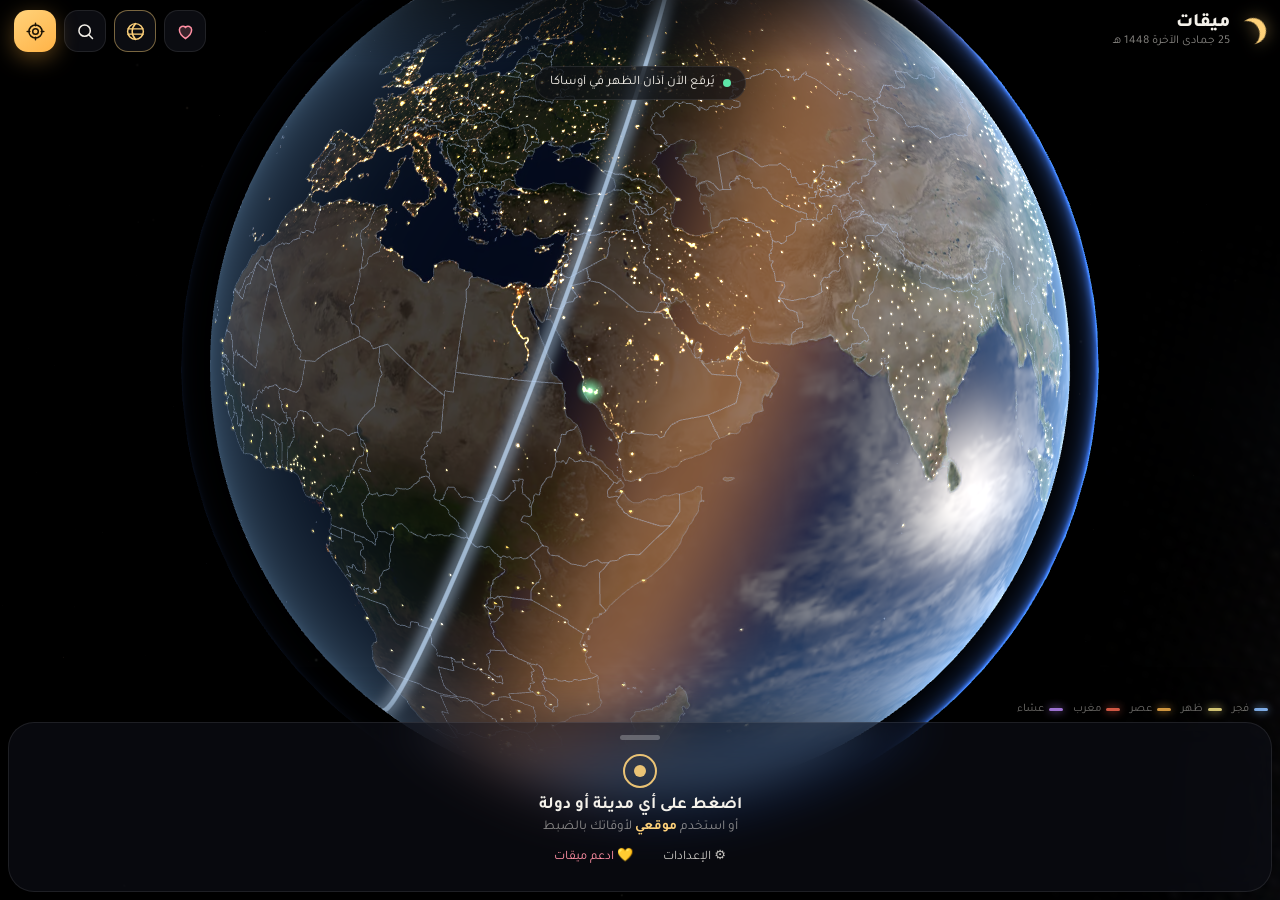
<file: app/index.html>
<!DOCTYPE html>
<html lang="ar" dir="rtl">
<head>
<meta charset="utf-8">
<meta name="viewport" content="width=device-width, initial-scale=1, maximum-scale=1, user-scalable=no, viewport-fit=cover">
<meta name="theme-color" content="#000000">
<title>ميقات</title>
<link rel="manifest" href="manifest.webmanifest">
<link rel="icon" href="icon-192.png">
<link rel="stylesheet" href="app.css">
</head>
<body>
<canvas id="gl"></canvas>

<div id="loader">
  <div class="ld-moon"></div>
  <div class="ld-title">ميقات</div>
  <div class="ld-sub">نجهّز الكرة الأرضية…</div>
</div>

<header id="top">
  <div class="brand">
    <span class="brand-mark"></span>
    <div>
      <div class="brand-name">ميقات</div>
      <div class="brand-date" id="hijri"></div>
    </div>
  </div>
  <div class="top-actions">
    <button class="ib heart" id="btnDonate" aria-label="ادعم ميقات">
      <svg viewBox="0 0 24 24"><path d="M12 20s-7-4.4-7-10a4 4 0 0 1 7-2.6A4 4 0 0 1 19 10c0 5.6-7 10-7 10Z"/></svg>
    </button>
    <button class="ib" id="btnLines" aria-label="خطوط الأذان" title="خطوط الأذان">
      <svg viewBox="0 0 24 24"><path d="M12 3a9 9 0 1 0 0 18 9 9 0 0 0 0-18Z"/><path d="M12 3c-2.5 2.6-3.8 5.6-3.8 9s1.3 6.4 3.8 9"/><path d="M3.5 9h17M3.5 15h17"/></svg>
    </button>
    <button class="ib" id="btnSearch" aria-label="بحث">
      <svg viewBox="0 0 24 24"><circle cx="11" cy="11" r="6.5"/><path d="m20 20-4.2-4.2"/></svg>
    </button>
    <button class="ib accent" id="btnLocate" aria-label="موقعي">
      <svg viewBox="0 0 24 24"><circle cx="12" cy="12" r="3.2"/><path d="M12 2.5v3M12 18.5v3M2.5 12h3M18.5 12h3"/><circle cx="12" cy="12" r="7.5"/></svg>
    </button>
  </div>
</header>

<div id="ticker" class="glass hidden"><span class="pulse-dot"></span><span id="tickerText"></span></div>

<div id="legend" class="hidden">
  <span><i style="--c:#8cbfff"></i>فجر</span>
  <span><i style="--c:#ffee8c"></i>ظهر</span>
  <span><i style="--c:#ffb84d"></i>عصر</span>
  <span><i style="--c:#ff6b52"></i>مغرب</span>
  <span><i style="--c:#c08cff"></i>عشاء</span>
</div>

<div id="label" class="hidden"></div>
<div id="credit" style="opacity:0">Imagery: NASA GIBS · Sentinel-2 cloudless 2016 by EOX (Copernicus)</div>

<section id="sheet" class="glass">
  <div class="handle" id="handle"><span></span></div>
  <div id="sheetEmpty" class="empty">
    <div class="empty-icon"></div>
    <div class="empty-t">اضغط على أي مدينة أو دولة</div>
    <div class="empty-s">أو استخدم <b>موقعي</b> لأوقاتك بالضبط</div>
    <div class="empty-links"><button class="empty-d set" id="emptySettings">⚙️ الإعدادات</button><button class="empty-d" id="emptyDonate">💛 ادعم ميقات</button></div>
  </div>
  <div id="sheetBody" class="hidden">
    <div class="place">
      <div>
        <div class="place-name" id="pName"></div>
        <div class="place-sub" id="pSub"></div>
      </div>
      <div class="place-clock">
        <div id="pClock"></div>
        <div class="muted" id="pTz"></div>
      </div>
    </div>
    <div class="next">
      <div class="next-l">
        <div class="muted">الأذان القادم</div>
        <div class="next-name" id="nName"></div>
        <div class="muted" id="nAt"></div>
      </div>
      <div class="next-r">
        <div class="countdown" id="nCount"></div>
        <div class="bar"><span id="nBar"></span></div>
      </div>
    </div>
    <div class="times" id="times"></div>
    <div class="meta">
      <div class="qibla" id="qBox" role="button" tabindex="0">
        <div class="compass"><span id="qArrow"></span></div>
        <div>
          <div class="muted">القبلة</div>
          <div id="qText"></div>
        </div>
      </div>
      <div class="method">
        <div class="muted">طريقة الحساب</div>
        <div id="mText"></div>
      </div>
    </div>
    <div class="actions">
      <button class="btn" id="btnHome">اجعلها مدينتي</button>
      <button class="btn ghost" id="btnAlarm">⚙️ الإعدادات</button>
    </div>
  </div>
</section>

<div id="search" class="overlay hidden">
  <div class="search-box glass">
    <input id="q" type="search" placeholder="ابحث عن مدينة أو دولة…" autocomplete="off">
    <button class="ib" id="closeSearch" aria-label="إغلاق"><svg viewBox="0 0 24 24"><path d="M6 6l12 12M18 6 6 18"/></svg></button>
  </div>
  <div id="results" class="results"></div>
</div>

<div id="alarm" class="overlay hidden">
  <div class="panel glass">
    <div class="panel-h">
      <div>
        <div class="panel-t">الإعدادات</div>
        <div class="muted" id="aHome"></div>
      </div>
      <button class="ib" id="closeAlarm" aria-label="إغلاق"><svg viewBox="0 0 24 24"><path d="M6 6l12 12M18 6 6 18"/></svg></button>
    </div>

    <h4 class="sec">الأذان</h4>
    <div id="aList" class="alist"></div>
    <div class="row">
      <div>
        <div>صوت الأذان</div>
        <div class="muted" id="aSound">النغمة الافتراضية</div>
      </div>
      <button class="btn small ghost" id="btnPick">اختر صوت</button>
    </div>
    <div class="seg hidden" id="soundSeg"><button data-v="adhan">الأذان</button><button data-v="chime">نغمة</button><button data-v="notify">إشعار فقط</button></div>
    <div class="row">
      <div>تجربة الصوت</div>
      <button class="btn small ghost" id="btnTest">▶ جرّب</button>
    </div>
    <div id="aWarn" class="warn hidden"></div>
    <div class="muted small-note" id="aNote"></div>

    <h4 class="sec">التذكير</h4>
    <div class="row col">
      <div>تذكير قبل الأذان</div>
      <div class="seg" id="preSeg">
        <button data-v="0">إيقاف</button><button data-v="5">5 د</button><button data-v="10">10 د</button><button data-v="15">15 د</button><button data-v="30">30 د</button>
      </div>
    </div>
    <div class="row">
      <div>
        <div>تذكير الجمعة</div>
        <div class="muted">قبل صلاة الجمعة بـ 45 دقيقة</div>
      </div>
      <button class="sw" id="swJum" aria-label="تذكير الجمعة"></button>
    </div>

    <h4 class="sec">ضبط الأوقات بالدقيقة</h4>
    <div class="muted small-note">إذا مسجد حيّك يختلف بدقيقة أو دقيقتين، عدّلها هنا. التعديل يطبّق على مدينتك بس.</div>
    <div id="adjList" class="alist"></div>

    <div id="widgetBox" class="hidden">
      <h4 class="sec">الويدجت</h4>
      <div class="muted small-note">اضغط مطوّلاً على مكان فاضي في الشاشة الرئيسية، اختر "الأدوات"، دوّر على ميقات واسحبه للشاشة. يعرض لك الأذان القادم والعداد وأوقات الصلوات الجاية.</div>
    </div>

    <h4 class="sec">عن ميقات</h4>
    <div class="row">
      <div>
        <div>الإصدار</div>
        <div class="muted" id="aVer"></div>
      </div>
      <button class="btn small ghost" id="btnUpd">تحقق من التحديث</button>
    </div>
    <div class="row">
      <div>
        <div>تواصل معنا</div>
        <div class="muted" dir="ltr">miqatsa09@gmail.com</div>
      </div>
      <button class="btn small ghost" id="btnMail">راسلنا</button>
    </div>
    <div class="row">
      <div>موقع ميقات</div>
      <button class="btn small ghost" id="btnSite">افتح</button>
    </div>
  </div>
</div>

<div id="compass" class="overlay hidden">
  <div class="cmp glass">
    <div class="panel-h">
      <div class="panel-t">اتجاه القبلة</div>
      <button class="ib" id="closeCompass" aria-label="إغلاق"><svg viewBox="0 0 24 24"><path d="M6 6l12 12M18 6 6 18"/></svg></button>
    </div>
    <div class="cmp-box">
      <div class="cmp-pointer"></div>
      <svg class="cmp-dial" id="cmpDial" viewBox="-160 -160 320 320"></svg>
      <div class="cmp-center"></div>
    </div>
    <div class="cmp-deg" id="cmpDeg">—</div>
    <div class="muted cmp-hint" id="cmpHint">خلّ الجوال مستوي، ولفّ لين يصير الكعبة تحت السهم.</div>
  </div>
</div>

<div id="update" class="hidden">
  <div class="upd glass">
    <div class="upd-t" id="updT"></div>
    <div class="muted" id="updN"></div>
    <div class="upd-a">
      <button class="btn small" id="updGo">حدّث الآن</button>
      <button class="btn small ghost" id="updLater">لاحقاً</button>
    </div>
  </div>
</div>

<div id="donate" class="overlay hidden">
  <div class="panel glass donate">
    <div class="panel-h">
      <div class="panel-t">ادعم ميقات 💛</div>
      <button class="ib" id="closeDonate" aria-label="إغلاق"><svg viewBox="0 0 24 24"><path d="M6 6l12 12M18 6 6 18"/></svg></button>
    </div>
    <p class="d-text">ميقات مجاني بالكامل وبدون إعلانات. إذا أعجبك وتبي تساعد في تطويره، تقدر تدعمه بأي مبلغ بتحويل بنكي من تطبيق بنكك.</p>
    <div class="d-field">
      <div class="muted">اسم المستفيد</div>
      <div class="d-row"><div class="d-val" dir="ltr" id="dName"></div><button class="btn small ghost" data-copy="dName">نسخ</button></div>
    </div>
    <div class="d-field">
      <div class="muted">رقم الآيبان</div>
      <div class="d-row"><div class="d-val mono" dir="ltr" id="dIban"></div><button class="btn small" data-copy="dIban">نسخ</button></div>
    </div>
    <p class="muted d-note">جزاك الله خير، أي دعم يفرق 🤍</p>
  </div>
</div>

<div id="adhanScreen" class="adhan-screen hidden"></div>
<div id="toast" class="hidden"></div>

<script type="module" src="app.js"></script>
<script>
if (location.hostname === 'miqatapp.github.io' && !location.search.includes('embed')) {
  const g = document.createElement('script'); g.async = true; g.src = 'https://gc.zgo.at/count.js';
  g.dataset.goatcounter = 'https://miqatapp.goatcounter.com/count'; document.body.appendChild(g);
}
</script>
</body>
</html>
</file>
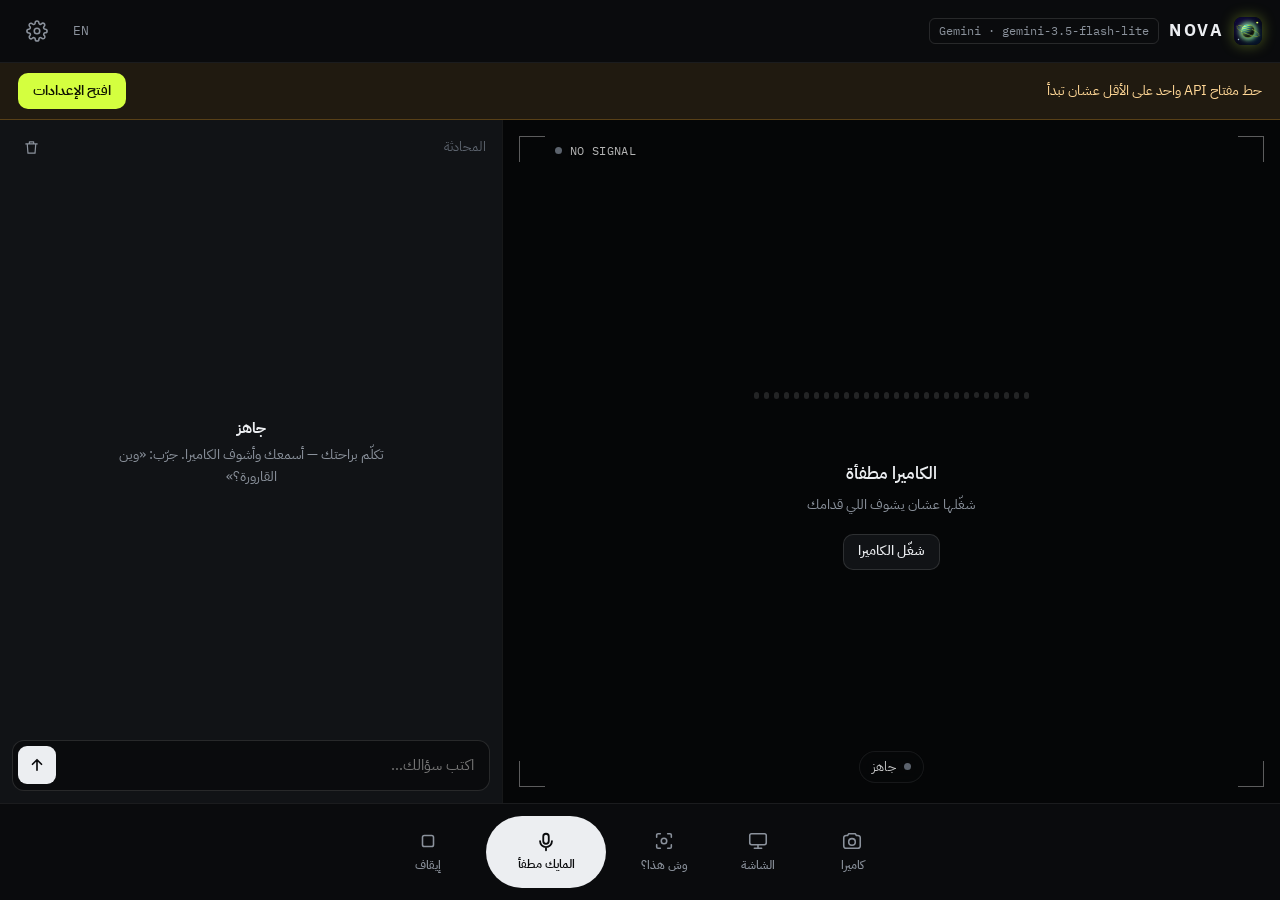
<file: vr/index.html>
<!doctype html>
<html lang="ar" dir="rtl">
<head>
<meta charset="utf-8">
<meta name="viewport" content="width=device-width,initial-scale=1,viewport-fit=cover,user-scalable=no">
<meta name="theme-color" content="#0a0b0d">
<title>NOVA</title>
<link rel="manifest" href="manifest.webmanifest">
<link rel="icon" href="icon-192.png">
<link rel="stylesheet" href="style.css">
</head>
<body>
<svg width="0" height="0" style="position:absolute" aria-hidden="true">
  <symbol id="i-cam" viewBox="0 0 24 24"><path d="M3 8.5A2.5 2.5 0 0 1 5.5 6h1.7l1.3-2h7l1.3 2h1.7A2.5 2.5 0 0 1 21 8.5v9a2.5 2.5 0 0 1-2.5 2.5h-13A2.5 2.5 0 0 1 3 17.5z"/><circle cx="12" cy="13" r="3.6"/></symbol>
  <symbol id="i-screen" viewBox="0 0 24 24"><rect x="3" y="4" width="18" height="12" rx="2"/><path d="M8 20h8M12 16v4"/></symbol>
  <symbol id="i-scan" viewBox="0 0 24 24"><path d="M4 8V5.5A1.5 1.5 0 0 1 5.5 4H8M16 4h2.5A1.5 1.5 0 0 1 20 5.5V8M20 16v2.5a1.5 1.5 0 0 1-1.5 1.5H16M8 20H5.5A1.5 1.5 0 0 1 4 18.5V16"/><circle cx="12" cy="12" r="3"/></symbol>
  <symbol id="i-mic" viewBox="0 0 24 24"><rect x="9" y="3" width="6" height="11" rx="3"/><path d="M5.5 11a6.5 6.5 0 0 0 13 0M12 17.5V21"/></symbol>
  <symbol id="i-live" viewBox="0 0 24 24"><path d="M4 10v4M8 7v10M12 4v16M16 7v10M20 10v4"/></symbol>
  <symbol id="i-stop" viewBox="0 0 24 24"><rect x="6" y="6" width="12" height="12" rx="2"/></symbol>
  <symbol id="i-gear" viewBox="0 0 24 24"><circle cx="12" cy="12" r="3"/><path d="M19.4 15a1.7 1.7 0 0 0 .3 1.8l.1.1a2 2 0 1 1-2.8 2.8l-.1-.1a1.7 1.7 0 0 0-1.8-.3 1.7 1.7 0 0 0-1 1.5V21a2 2 0 1 1-4 0v-.1a1.7 1.7 0 0 0-1.1-1.5 1.7 1.7 0 0 0-1.8.3l-.1.1a2 2 0 1 1-2.8-2.8l.1-.1a1.7 1.7 0 0 0 .3-1.8 1.7 1.7 0 0 0-1.5-1H3a2 2 0 1 1 0-4h.1a1.7 1.7 0 0 0 1.5-1.1 1.7 1.7 0 0 0-.3-1.8l-.1-.1a2 2 0 1 1 2.8-2.8l.1.1a1.7 1.7 0 0 0 1.8.3H9a1.7 1.7 0 0 0 1-1.5V3a2 2 0 1 1 4 0v.1a1.7 1.7 0 0 0 1 1.5 1.7 1.7 0 0 0 1.8-.3l.1-.1a2 2 0 1 1 2.8 2.8l-.1.1a1.7 1.7 0 0 0-.3 1.8V9a1.7 1.7 0 0 0 1.5 1H21a2 2 0 1 1 0 4h-.1a1.7 1.7 0 0 0-1.5 1z"/></symbol>
  <symbol id="i-send" viewBox="0 0 24 24"><path d="M12 19V5M6 11l6-6 6 6"/></symbol>
  <symbol id="i-trash" viewBox="0 0 24 24"><path d="M4 7h16M9 7V4h6v3M6 7l1 13h10l1-13"/></symbol>
</svg>

<div class="app">
  <header class="bar">
    <div class="brand">
      <img class="logo" src="icon-192.png" alt="">
      <b>NOVA</b>
      <span id="model-chip" class="chip mono"></span>
    </div>
    <div class="bar-actions">
      <button id="enter-ar" class="pill mono" hidden data-i="enterAR"></button>
      <button id="enter-vr" class="pill mono" hidden data-i="enterVR"></button>
      <span id="size-row" class="size-row" hidden>
        <button id="size-down" class="icon-btn mono" aria-label="smaller">−</button>
        <button id="size-up" class="icon-btn mono" aria-label="bigger">+</button>
        <button id="cam-view" class="icon-btn" aria-label="camera view"><svg><use href="#i-cam"/></svg></button>
      </span>
      <button id="lang" class="icon-btn mono" aria-label="language"></button>
      <button id="open-settings" class="icon-btn" aria-label="settings"><svg><use href="#i-gear"/></svg></button>
    </div>
  </header>

  <div id="banner" class="banner" hidden>
    <span id="banner-text"></span>
    <div class="banner-actions"><button id="banner-btn" class="pill solid"></button><button id="banner-btn2" class="pill" hidden></button></div>
  </div>

  <main class="stage">
    <section class="viewport" id="viewport">
      <video id="cam-video" playsinline muted></video>
      <canvas id="hud"></canvas>
      <div class="vp-frame"><i></i><i></i><i></i><i></i></div>
      <div class="vp-top mono">
        <span class="vp-src"><i id="rec-dot"></i><span id="vp-source"></span></span>
        <span id="vp-res"></span>
      </div>
      <div class="vp-empty" id="vp-empty">
        <div class="meter" id="meter"></div>
        <b data-i="camOff"></b>
        <span data-i="camOffSub"></span>
        <button id="cam-enable" class="pill" data-i="camEnable"></button>
      </div>
      <div class="vp-bottom">
        <div id="caption" class="caption"></div>
        <div class="state mono"><i id="state-dot"></i><span id="state-text"></span></div>
      </div>
    </section>

    <aside class="side">
      <div class="side-head">
        <span class="mono" data-i="conversation"></span>
        <button id="clear" class="icon-btn sm" aria-label="clear"><svg><use href="#i-trash"/></svg></button>
      </div>
      <div id="log" class="log"></div>
      <div id="status" class="status"></div>
      <form id="composer" class="composer">
        <input id="text" autocomplete="off" enterkeyhint="send">
        <button id="send" type="submit" class="send" aria-label="send"><svg><use href="#i-send"/></svg></button>
      </form>
    </aside>
  </main>

  <nav class="dock">
    <button id="cam" class="dock-btn"><svg><use href="#i-cam"/></svg><span data-i="cam"></span></button>
    <button id="screen" class="dock-btn" hidden><svg><use href="#i-screen"/></svg><span data-i="screen"></span></button>
    <button id="look" class="dock-btn"><svg><use href="#i-scan"/></svg><span data-i="look"></span></button>
    <button id="mic" class="talk"><span class="talk-ring"></span><svg><use href="#i-mic"/></svg><span class="talk-label" id="mic-label"></span></button>
    <button id="stop" class="dock-btn"><svg><use href="#i-stop"/></svg><span data-i="stop"></span></button>
  </nav>
</div>

<div id="ar-gate" class="ar-gate" hidden>
  <div class="ar-card">
    <span class="mark big"><i></i></span>
    <b data-i="arGateTitle"></b>
    <p data-i="arGateBody"></p>
    <button id="ar-go" class="pill solid big" data-i="arGateGo"></button>
  </div>
</div>

<div id="sheet" class="sheet" hidden>
  <div class="sheet-scrim" id="sheet-scrim"></div>
  <div class="sheet-panel" role="dialog" aria-modal="true">
    <header class="sheet-head">
      <b data-i="settings"></b>
      <button id="close-settings" class="pill solid" data-i="done"></button>
    </header>
    <div class="sheet-body">
      <h4 class="mono" data-i="provider"></h4>
      <div class="group">
        <div class="row"><label for="provider" data-i="provider"></label><select id="provider"></select></div>
        <div class="row"><label for="model" data-i="model"></label><input id="model" class="ltr" list="models" autocomplete="off"><datalist id="models"></datalist></div>
        <div class="row col"><button id="fetch-models" class="pill wide" data-i="fetchModels"></button><div id="models-status" class="note"></div></div>
      </div>

      <h4 class="mono" data-i="keys"></h4>
      <div class="group">
        <div class="row"><label for="key-openai">OpenAI</label><div class="secret"><input id="key-openai" type="password" class="ltr" autocomplete="off" placeholder="sk-…"><button class="eye" data-for="key-openai" type="button">◉</button></div></div>
        <div class="row"><label for="key-anthropic">Anthropic</label><div class="secret"><input id="key-anthropic" type="password" class="ltr" autocomplete="off" placeholder="sk-ant-…"><button class="eye" data-for="key-anthropic" type="button">◉</button></div></div>
        <div class="row"><label for="key-gemini">Gemini</label><div class="secret"><input id="key-gemini" type="password" class="ltr" autocomplete="off" placeholder="AIza…"><button class="eye" data-for="key-gemini" type="button">◉</button></div></div>
        <div id="custom-fields">
          <div class="row"><label for="custom-preset" data-i="customPreset"></label>
            <select id="custom-preset" class="ltr">
              <option value="https://openrouter.ai/api/v1">OpenRouter</option>
              <option value="https://api.deepseek.com/v1">DeepSeek</option>
              <option value="https://api.x.ai/v1">xAI Grok</option>
              <option value="https://api.mistral.ai/v1">Mistral</option>
              <option value="https://api.groq.com/openai/v1">Groq</option>
              <option value="">Other</option>
            </select></div>
          <div class="row"><label for="custom-base" data-i="customBase"></label><input id="custom-base" class="ltr" placeholder="https://…/v1"></div>
          <div class="row"><label for="key-custom" data-i="customKey"></label><div class="secret"><input id="key-custom" type="password" class="ltr" autocomplete="off"><button class="eye" data-for="key-custom" type="button">◉</button></div></div>
        </div>
      </div>
      <p class="note" data-i="keyHint"></p>

      <h4 class="mono" data-i="camera"></h4>
      <div class="group">
        <div class="row"><label for="cam-device" data-i="camDevice"></label><select id="cam-device"></select></div>
        <label class="row switch"><span data-i="autoCam"></span><input id="auto-cam" type="checkbox"><i></i></label>
        <label class="row switch"><span data-i="camAttach"></span><input id="cam-attach" type="checkbox"><i></i></label>
      </div>

      <h4 class="mono" data-i="voice"></h4>
      <div class="group">
        <label class="row switch"><span data-i="jarvis"></span><input id="jarvis" type="checkbox"><i></i></label>
        <div class="row"><label for="live-voice" data-i="liveVoice"></label>
          <select id="live-voice" class="ltr"><option>Charon</option><option>Fenrir</option><option>Orus</option><option>Puck</option><option>Kore</option><option>Aoede</option></select></div>
        <label class="row switch"><span data-i="alwaysListen"></span><input id="always-listen" type="checkbox"><i></i></label>
        <label class="row switch"><span data-i="ttsOn"></span><input id="tts-on" type="checkbox"><i></i></label>
        <div class="row"><label for="tts-engine" data-i="ttsEngine"></label>
          <select id="tts-engine"><option value="auto" data-i="auto"></option><option value="openai">OpenAI</option><option value="gemini">Gemini</option><option value="browser" data-i="browser"></option></select></div>
        <div class="row"><label for="tts-voice" data-i="ttsVoice"></label>
          <select id="tts-voice" class="ltr"><option>nova</option><option>alloy</option><option>echo</option><option>fable</option><option>onyx</option><option>shimmer</option></select></div>
        <div class="row"><label for="stt-engine" data-i="sttEngine"></label>
          <select id="stt-engine"><option value="auto" data-i="auto"></option><option value="openai">OpenAI Whisper</option><option value="gemini">Gemini</option></select></div>
        <div class="row"><label for="vad" data-i="vadSens"></label>
          <select id="vad"><option value="low" data-i="low"></option><option value="medium" data-i="medium"></option><option value="high" data-i="high"></option></select></div>
      </div>

      <h4 class="mono" data-i="system"></h4>
      <div class="group"><div class="row col"><textarea id="system" rows="5"></textarea></div></div>
      <h4 data-i="arCal"></h4>
      <div class="group">
        <div class="row"><label for="ar-fov" data-i="arFov"></label><input id="ar-fov" type="range" min="55" max="110" step="1"><output id="ar-fov-v" class="mono"></output></div>
        <div class="row"><label for="ar-offx" data-i="arOffX"></label><input id="ar-offx" type="range" min="-12" max="12" step="0.5"><output id="ar-offx-v" class="mono"></output></div>
        <div class="row"><label for="ar-offy" data-i="arOffY"></label><input id="ar-offy" type="range" min="-12" max="12" step="0.5"><output id="ar-offy-v" class="mono"></output></div>
      </div>
      <p class="note" data-i="arCalHint"></p>
      <h4 data-i="diagnostics"></h4>
      <div class="group"><pre id="diag" class="diag ltr"></pre></div>
      <p class="note mono">NOVA · <span id="version"></span></p>
    </div>
  </div>
</div>

<script type="module" src="app.js"></script>
</body>
</html>
</file>
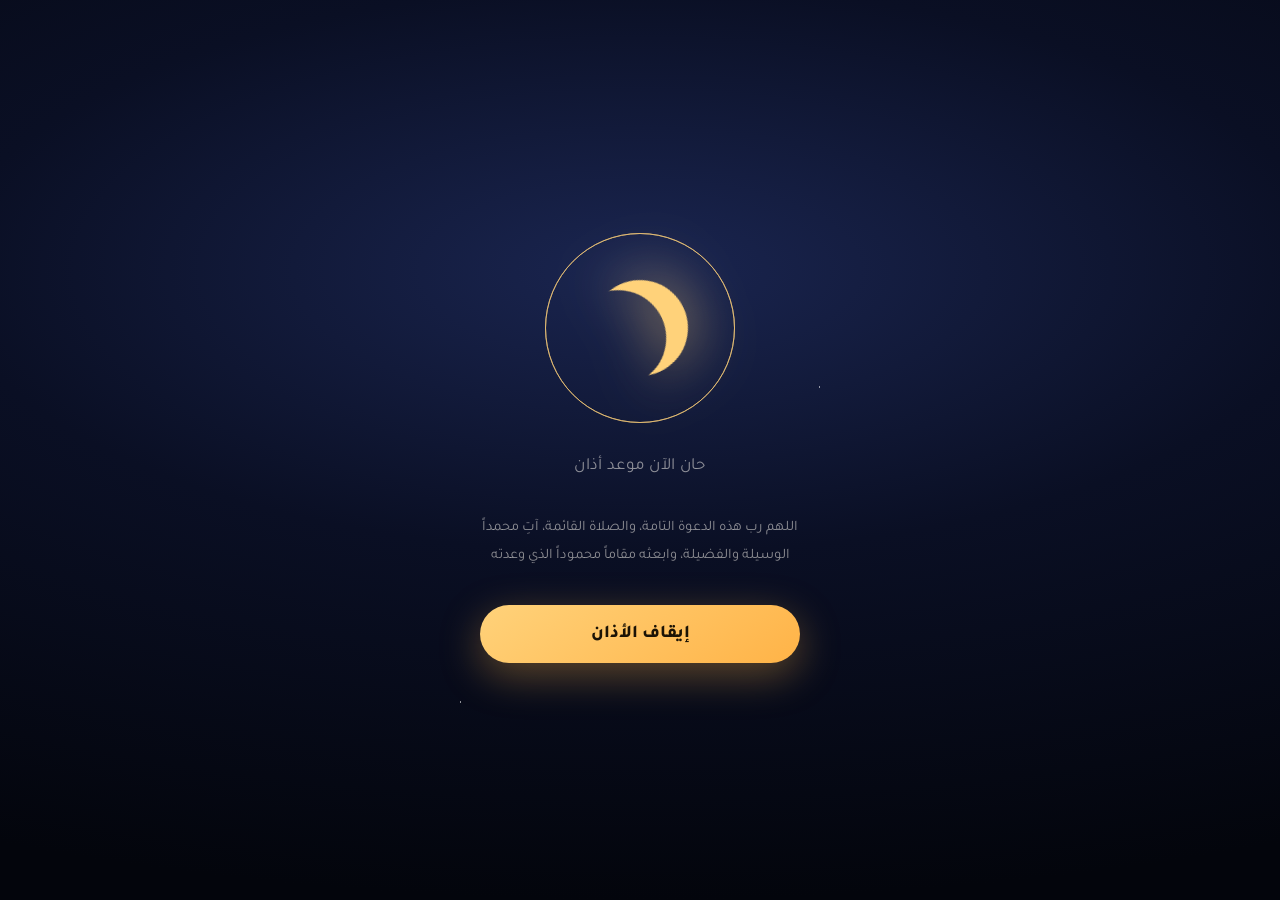
<file: app/adhan.html>
<!DOCTYPE html>
<html lang="ar" dir="rtl">
<head>
<meta charset="utf-8">
<meta name="viewport" content="width=device-width, initial-scale=1, maximum-scale=1, viewport-fit=cover">
<title>الأذان</title>
<link rel="stylesheet" href="app.css">
</head>
<body style="overflow:hidden">
<div class="adhan-screen" id="as"></div>
<script>
// شاشة الأذان اللي تطلع فوق قفل الشاشة (داخل تطبيق أندرويد)
(function () {
  const q = new URLSearchParams(location.search);
  const ui = window.AdhanUI;
  if (ui && ui.insets) { const [t, b] = ui.insets().split(','); document.documentElement.style.setProperty('--sat', t + 'px'); document.documentElement.style.setProperty('--sab', b + 'px'); }
  document.getElementById('as').innerHTML =
    '<div class="as-orb"><i></i><i></i><i></i><div class="as-moon"></div></div>' +
    '<div class="as-k">حان الآن موعد أذان</div>' +
    '<div class="as-name"></div>' +
    '<div class="as-meta"></div>' +
    '<p class="as-dua">اللهم رب هذه الدعوة التامة، والصلاة القائمة، آتِ محمداً الوسيلة والفضيلة، وابعثه مقاماً محموداً الذي وعدته</p>' +
    '<button class="as-stop" id="stop">إيقاف الأذان</button>';
  document.querySelector('.as-name').textContent = q.get('name') || '';
  document.querySelector('.as-meta').textContent = [q.get('time'), q.get('city')].filter(Boolean).join('، ');
  const stop = document.getElementById('stop');
  stop.onclick = () => { if (ui) ui.stop(); };
  window.onAdhanEnded = () => { stop.textContent = 'تم'; };
})();
</script>
</body>
</html>
</file>
<file: app/app.css>
@font-face { font-family: Tajawal; src: url(fonts/Tajawal-Regular.ttf); font-weight: 400; font-display: swap; }
@font-face { font-family: Tajawal; src: url(fonts/Tajawal-Medium.ttf); font-weight: 500; font-display: swap; }
@font-face { font-family: Tajawal; src: url(fonts/Tajawal-Bold.ttf); font-weight: 700; font-display: swap; }
@font-face { font-family: Tajawal; src: url(fonts/Tajawal-ExtraBold.ttf); font-weight: 800; font-display: swap; }

:root {
  --gold: #ffd27a; --gold2: #ffb347; --ink: #f4f1ea; --mut: rgba(244,241,234,.55);
  --glass: rgba(14,16,24,.62); --line: rgba(255,255,255,.09);
  --sat: env(safe-area-inset-top, 0px); --sab: env(safe-area-inset-bottom, 0px);
  --ease: cubic-bezier(.22,1,.36,1);
}
* { box-sizing: border-box; -webkit-tap-highlight-color: transparent; }
html, body { margin: 0; height: 100%; background: #000; color: var(--ink); overflow: hidden;
  font-family: Tajawal, system-ui, sans-serif; overscroll-behavior: none; user-select: none; -webkit-user-select: none; }
button { font: inherit; color: inherit; touch-action: manipulation; }
#gl { position: fixed; inset: 0; width: 100%; height: 100%; display: block; touch-action: none; }
.hidden { display: none !important; }
.muted { color: var(--mut); font-size: 13px; }
.glass { background: var(--glass); backdrop-filter: blur(22px) saturate(1.4); -webkit-backdrop-filter: blur(22px) saturate(1.4);
  border: 1px solid var(--line); }

/* تحميل */
#loader { position: fixed; inset: 0; z-index: 50; display: grid; place-content: center; justify-items: center; gap: 10px;
  background: radial-gradient(ellipse at 50% 40%, #0d1424 0%, #000 70%); transition: opacity .9s var(--ease); }
#loader.out { opacity: 0; pointer-events: none; }
.ld-moon { width: 64px; height: 64px; border-radius: 50%; box-shadow: inset -14px 0 0 0 var(--gold); transform: rotate(-25deg);
  filter: drop-shadow(0 0 18px rgba(255,210,122,.6)); animation: ld 2.4s ease-in-out infinite; }
@keyframes ld { 50% { transform: rotate(-25deg) scale(1.08); filter: drop-shadow(0 0 30px rgba(255,210,122,.9)); } }
.ld-title { font-size: 30px; font-weight: 800; letter-spacing: .5px; }
.ld-sub { color: var(--mut); font-size: 14px; }

/* الشريط العلوي */
#top { position: fixed; top: 0; inset-inline: 0; z-index: 10; display: flex; justify-content: space-between; align-items: center;
  padding: calc(var(--sat) + 10px) 14px 10px; pointer-events: none;
  background: linear-gradient(to bottom, rgba(0,0,0,.55), transparent); }
#top > * { pointer-events: auto; }
.brand { display: flex; align-items: center; gap: 10px; }
.brand-mark { width: 26px; height: 26px; border-radius: 50%; box-shadow: inset -7px 0 0 0 var(--gold); transform: rotate(-25deg);
  filter: drop-shadow(0 0 8px rgba(255,210,122,.55)); }
.brand-name { font-weight: 800; font-size: 19px; line-height: 1.1; }
.brand-date { font-size: 12px; color: var(--mut); }
.top-actions { display: flex; gap: 8px; }
.ib { width: 42px; height: 42px; border-radius: 14px; border: 1px solid var(--line); background: rgba(20,22,32,.55);
  backdrop-filter: blur(14px); -webkit-backdrop-filter: blur(14px); display: grid; place-items: center; cursor: pointer;
  transition: transform .2s var(--ease), background .2s; }
.ib:active { transform: scale(.92); }
.ib svg { width: 21px; height: 21px; fill: none; stroke: currentColor; stroke-width: 1.7; stroke-linecap: round; }
.ib.accent { background: linear-gradient(145deg, var(--gold), var(--gold2)); color: #1b1305; border: 0; box-shadow: 0 6px 22px rgba(255,180,70,.35); }
.ib.on { color: var(--gold); border-color: rgba(255,210,122,.45); }

/* شريط الأذان الآن */
#ticker { position: fixed; z-index: 9; top: calc(var(--sat) + 66px); inset-inline: 14px; margin-inline: auto; width: fit-content; max-width: calc(100% - 28px);
  padding: 8px 14px; border-radius: 999px; font-size: 13px; display: flex; gap: 8px; align-items: center;
  animation: fadeIn .6s var(--ease); white-space: nowrap; overflow: hidden; }
#tickerText { overflow: hidden; text-overflow: ellipsis; }
.pulse-dot { width: 8px; height: 8px; border-radius: 50%; background: #5ee6a8; flex: none; box-shadow: 0 0 0 0 rgba(94,230,168,.7); animation: pd 1.6s infinite; }
@keyframes pd { 70% { box-shadow: 0 0 0 9px rgba(94,230,168,0); } 100% { box-shadow: 0 0 0 0 rgba(94,230,168,0); } }

#legend { position: fixed; z-index: 8; inset-inline-start: 12px; display: flex; gap: 10px; flex-wrap: wrap; font-size: 11.5px; color: var(--mut);
  bottom: calc(var(--sheetH, 150px) + var(--sab) + 14px); transition: bottom .45s var(--ease); pointer-events: none; }
#legend span { display: flex; align-items: center; gap: 5px; }
#legend i { width: 14px; height: 3px; border-radius: 3px; background: var(--c); box-shadow: 0 0 8px var(--c); }

#label { position: fixed; z-index: 7; transform: translate(-50%, calc(-100% - 16px)); padding: 6px 12px; border-radius: 12px;
  background: rgba(10,12,18,.75); border: 1px solid rgba(255,210,122,.35); font-weight: 700; font-size: 14px; white-space: nowrap; pointer-events: none;
  backdrop-filter: blur(10px); -webkit-backdrop-filter: blur(10px); }

/* الورقة السفلية */
#sheet { position: fixed; z-index: 12; inset-inline: 8px; bottom: calc(var(--sab) + 8px); border-radius: 26px; padding: 6px 16px 16px;
  transition: transform .5s var(--ease); max-height: calc(100% - var(--sat) - 90px); overflow: hidden; touch-action: none;
  box-shadow: 0 -10px 40px rgba(0,0,0,.4); }
#sheet.collapsed .times, #sheet.collapsed .meta, #sheet.collapsed .actions { display: none; }
.handle { display: grid; place-items: center; padding: 6px 0 10px; cursor: grab; }
.handle span { width: 40px; height: 5px; border-radius: 3px; background: rgba(255,255,255,.25); }
.empty { text-align: center; padding: 4px 0 8px; }
.empty-icon { width: 34px; height: 34px; margin: 0 auto 8px; border-radius: 50%; border: 2px solid var(--gold); position: relative; opacity: .9; }
.empty-icon::after { content: ''; position: absolute; inset: 9px; border-radius: 50%; background: var(--gold); }
.empty-t { font-weight: 700; font-size: 17px; }
.empty-s { color: var(--mut); font-size: 13.5px; margin-top: 3px; }
.empty-s b { color: var(--gold); font-weight: 700; }

.place { display: flex; justify-content: space-between; align-items: flex-start; gap: 10px; }
.place-name { font-size: 24px; font-weight: 800; line-height: 1.15; }
.place-sub { color: var(--mut); font-size: 13.5px; margin-top: 2px; }
.place-clock { text-align: left; direction: ltr; }
#pClock { font-size: 20px; font-weight: 700; font-variant-numeric: tabular-nums; }

.next { margin-top: 12px; padding: 14px; border-radius: 20px; display: flex; justify-content: space-between; align-items: center; gap: 12px;
  background: linear-gradient(135deg, rgba(255,210,122,.16), rgba(255,160,60,.06)); border: 1px solid rgba(255,210,122,.22); }
.next-name { font-size: 22px; font-weight: 800; color: var(--gold); line-height: 1.2; }
.next-r { text-align: left; flex: 1; max-width: 55%; }
.countdown { direction: ltr; font-size: 30px; font-weight: 800; font-variant-numeric: tabular-nums; letter-spacing: .5px; }
.bar { height: 5px; border-radius: 5px; background: rgba(255,255,255,.1); margin-top: 8px; overflow: hidden; direction: ltr; }
.bar span { display: block; height: 100%; width: 0; border-radius: 5px; background: linear-gradient(90deg, var(--gold2), var(--gold));
  box-shadow: 0 0 10px rgba(255,210,122,.6); transition: width 1s linear; }

.times { margin-top: 12px; display: grid; grid-template-columns: repeat(3, 1fr); gap: 8px; }
.t { padding: 10px 8px; border-radius: 16px; background: rgba(255,255,255,.04); border: 1px solid var(--line); text-align: center;
  transition: background .3s, border-color .3s; }
.t .tn { font-size: 13px; color: var(--mut); }
.t .tv { font-size: 18px; font-weight: 700; margin-top: 2px; font-variant-numeric: tabular-nums; }
.t.past { opacity: .5; }
.t.cur { background: rgba(255,210,122,.12); border-color: rgba(255,210,122,.4); }
.t.cur .tn { color: var(--gold); }
.t.nxt { border-color: rgba(255,210,122,.6); box-shadow: 0 0 0 1px rgba(255,210,122,.25) inset, 0 0 20px rgba(255,190,90,.15); }
.t.sun .tn::after { content: ' ☀'; font-size: 11px; }

.meta { margin-top: 12px; display: flex; gap: 10px; }
.meta > div { flex: 1; padding: 10px 12px; border-radius: 16px; background: rgba(255,255,255,.04); border: 1px solid var(--line); }
.qibla { display: flex; gap: 10px; align-items: center; }
.compass { width: 38px; height: 38px; border-radius: 50%; border: 1px solid rgba(94,230,168,.4); position: relative; flex: none;
  background: radial-gradient(circle, rgba(94,230,168,.15), transparent 70%); }
.compass::before { content: 'N'; position: absolute; top: -1px; left: 50%; transform: translateX(-50%); font-size: 8px; color: var(--mut); }
#qArrow { position: absolute; inset: 5px; transition: transform .8s var(--ease); }
#qArrow::before { content: ''; position: absolute; left: 50%; top: 0; width: 0; height: 0; transform: translateX(-50%);
  border-left: 5px solid transparent; border-right: 5px solid transparent; border-bottom: 14px solid #5ee6a8; filter: drop-shadow(0 0 4px #5ee6a8); }
#qText, #mText { font-size: 14px; font-weight: 700; margin-top: 1px; }

.actions { margin-top: 12px; display: flex; gap: 8px; }
.btn { flex: 1; height: 46px; border-radius: 15px; border: 0; cursor: pointer; font-weight: 700; font-size: 15px;
  background: linear-gradient(145deg, var(--gold), var(--gold2)); color: #1b1305; transition: transform .2s var(--ease), opacity .2s; }
.btn:active { transform: scale(.97); }
.btn.ghost { background: rgba(255,255,255,.07); color: var(--ink); border: 1px solid var(--line); }
.btn.small { flex: none; height: 38px; padding: 0 14px; font-size: 13.5px; }
.btn.done { background: rgba(94,230,168,.14); color: #8ff0c4; border: 1px solid rgba(94,230,168,.35); }

/* طبقات */
.overlay { position: fixed; inset: 0; z-index: 30; background: rgba(0,0,0,.55); backdrop-filter: blur(6px); -webkit-backdrop-filter: blur(6px);
  padding: calc(var(--sat) + 12px) 12px calc(var(--sab) + 12px); display: flex; flex-direction: column; animation: fadeIn .25s; }
@keyframes fadeIn { from { opacity: 0; } }
.search-box { display: flex; gap: 8px; padding: 6px; border-radius: 18px; align-items: center; }
#q { flex: 1; height: 44px; border: 0; outline: 0; background: transparent; color: var(--ink); font: inherit; font-size: 17px; padding: 0 10px; }
.results { margin-top: 10px; overflow-y: auto; flex: 1; border-radius: 18px; touch-action: pan-y; }
.r { display: flex; justify-content: space-between; align-items: center; padding: 13px 14px; border-bottom: 1px solid var(--line); cursor: pointer;
  background: rgba(14,16,24,.7); }
.r:first-child { border-radius: 18px 18px 0 0; } .r:last-child { border-radius: 0 0 18px 18px; border-bottom: 0; }
.r:only-child { border-radius: 18px; }
.r:active { background: rgba(255,210,122,.1); }
.r-n { font-weight: 700; font-size: 16px; } .r-s { color: var(--mut); font-size: 12.5px; margin-top: 2px; }
.r-k { font-size: 11px; color: var(--gold); border: 1px solid rgba(255,210,122,.35); padding: 2px 8px; border-radius: 999px; }

.panel { margin-top: auto; border-radius: 26px; padding: 18px; max-height: 100%; overflow-y: auto; animation: up .45s var(--ease); }
@keyframes up { from { transform: translateY(40px); opacity: 0; } }
.panel-h { display: flex; justify-content: space-between; align-items: flex-start; margin-bottom: 8px; }
.panel-t { font-size: 20px; font-weight: 800; }
.alist .row, .row { display: flex; justify-content: space-between; align-items: center; padding: 12px 2px; border-bottom: 1px solid var(--line); gap: 10px; }
.sw { width: 50px; height: 30px; border-radius: 999px; background: rgba(255,255,255,.14); position: relative; flex: none; cursor: pointer; transition: background .25s; border: 0; }
.sw::after { content: ''; position: absolute; top: 3px; right: 3px; width: 24px; height: 24px; border-radius: 50%; background: #fff; transition: transform .3s var(--ease); }
.sw.on { background: linear-gradient(145deg, var(--gold), var(--gold2)); }
.sw.on::after { transform: translateX(-20px); }
.warn { margin-top: 12px; padding: 12px; border-radius: 14px; background: rgba(255,120,80,.12); border: 1px solid rgba(255,120,80,.35); font-size: 13.5px; line-height: 1.6; }
.warn button { margin-top: 8px; }
.small-note { margin-top: 12px; line-height: 1.6; }

#toast { position: fixed; z-index: 60; left: 50%; transform: translateX(-50%); top: calc(var(--sat) + 70px); padding: 10px 16px; border-radius: 14px;
  background: rgba(20,22,32,.92); border: 1px solid var(--line); font-size: 14px; animation: fadeIn .25s; max-width: 90%; text-align: center; }

.ll { font-size: 11.5px; color: rgba(244,241,234,.4); margin-top: 2px; text-align: right; font-variant-numeric: tabular-nums; }
#credit { position: fixed; z-index: 8; inset-inline-end: 12px; bottom: calc(var(--sheetH, 150px) + var(--sab) + 36px); font-size: 9.5px; color: rgba(255,255,255,.35); pointer-events: none; transition: opacity .6s, bottom .45s var(--ease); direction: ltr; }

.ib.heart { color: #ff8fa3; }
.ib.heart svg { fill: rgba(255,143,163,.18); }
.donate .d-text { line-height: 1.75; font-size: 15px; margin: 6px 0 14px; color: rgba(244,241,234,.85); }
.d-field { padding: 12px 14px; border-radius: 16px; background: rgba(255,255,255,.04); border: 1px solid var(--line); margin-bottom: 10px; }
.d-row { display: flex; align-items: center; justify-content: space-between; gap: 10px; margin-top: 6px; }
.d-val { font-weight: 700; font-size: 15px; text-align: left; word-break: break-all; user-select: text; -webkit-user-select: text; }
.d-val.mono { font-variant-numeric: tabular-nums; letter-spacing: .6px; font-size: 15.5px; }
.d-note { text-align: center; margin-top: 12px; }
.empty-d { margin-top: 10px; font-size: 13px; color: #ff8fa3; background: none; border: 0; cursor: pointer; }

.embed #top, .embed #sheet, .embed #ticker, .embed #legend, .embed #label, .embed #credit, .embed #loader { display: none !important; }

.sec { margin: 18px 0 2px; font-size: 13px; font-weight: 700; color: var(--gold); }
.row.col { flex-direction: column; align-items: stretch; }
.seg { display: flex; gap: 6px; margin-top: 8px; }
.seg button { flex: 1; height: 38px; border-radius: 12px; border: 1px solid var(--line); background: rgba(255,255,255,.05); color: var(--ink); font-weight: 700; font-size: 13.5px; cursor: pointer; }
.seg button.on { background: linear-gradient(145deg, var(--gold), var(--gold2)); color: #1b1305; border-color: transparent; }
.adj { display: flex; align-items: center; gap: 8px; }
.adj button { width: 36px; height: 36px; border-radius: 11px; border: 1px solid var(--line); background: rgba(255,255,255,.06); color: var(--ink); font-size: 18px; font-weight: 700; cursor: pointer; }
.adj span { min-width: 54px; text-align: center; font-weight: 700; font-variant-numeric: tabular-nums; direction: ltr; }
.adj span.z { color: var(--mut); font-weight: 500; }
.empty-links { display: flex; justify-content: center; gap: 18px; margin-top: 10px; }
.empty-links .empty-d { margin: 0; }
.empty-d.set { color: var(--ink); opacity: .8; }
.qibla { cursor: pointer; }
.meta .qibla { position: relative; }
.qibla::after { content: 'البوصلة ›'; position: absolute; top: 8px; inset-inline-end: 10px; font-size: 10.5px; color: #8ff0c4; }

/* البوصلة */
.cmp { margin: auto 0; border-radius: 28px; padding: 18px; text-align: center; animation: up .45s var(--ease); }
.cmp-box { position: relative; width: min(78vw, 320px); aspect-ratio: 1; margin: 14px auto 10px; }
.cmp-dial { width: 100%; height: 100%; transition: transform .12s linear; will-change: transform; }
.cmp-pointer { position: absolute; top: -6px; left: 50%; transform: translateX(-50%); width: 0; height: 0; z-index: 2;
  border-left: 11px solid transparent; border-right: 11px solid transparent; border-top: 20px solid var(--gold); filter: drop-shadow(0 0 8px rgba(255,210,122,.8)); }
.cmp-center { position: absolute; left: 50%; top: 50%; width: 10px; height: 10px; margin: -5px; border-radius: 50%; background: var(--gold); }
.cmp-deg { font-size: 26px; font-weight: 800; font-variant-numeric: tabular-nums; }
.cmp-hint { margin-top: 4px; line-height: 1.6; min-height: 2.4em; }
.cmp.aligned .cmp-pointer { border-top-color: #5ee6a8; filter: drop-shadow(0 0 12px #5ee6a8); }
.cmp.aligned .cmp-deg { color: #8ff0c4; }

/* التحديث */
#update { position: fixed; z-index: 40; inset-inline: 10px; top: calc(var(--sat) + 70px); }
.upd { border-radius: 20px; padding: 14px 16px; animation: up .45s var(--ease); border-color: rgba(255,210,122,.35); }
.upd-t { font-weight: 800; font-size: 16px; margin-bottom: 4px; }
.upd-a { display: flex; gap: 8px; margin-top: 10px; }
.upd-a .btn { flex: 1; }

/* ---------- شاشة الأذان ---------- */
.adhan-screen { position: fixed; inset: 0; z-index: 80; display: flex; flex-direction: column; align-items: center; justify-content: center;
  padding: calc(var(--sat) + 24px) 24px calc(var(--sab) + 28px); text-align: center; overflow: hidden;
  background: radial-gradient(120% 70% at 50% 30%, #1a2550 0%, #0a0f24 45%, #03050c 100%); animation: fadeIn .6s var(--ease); }
.adhan-screen::before { content: ''; position: absolute; inset: -20%; pointer-events: none; opacity: .55;
  background-image: radial-gradient(1px 1px at 20% 30%, #fff 50%, transparent 51%), radial-gradient(1px 1px at 70% 20%, #fff 50%, transparent 51%),
    radial-gradient(1.5px 1.5px at 40% 70%, #fff 50%, transparent 51%), radial-gradient(1px 1px at 85% 60%, #fff 50%, transparent 51%),
    radial-gradient(1px 1px at 10% 80%, #fff 50%, transparent 51%), radial-gradient(1.5px 1.5px at 60% 45%, #fff 50%, transparent 51%),
    radial-gradient(1px 1px at 30% 15%, #fff 50%, transparent 51%), radial-gradient(1px 1px at 90% 85%, #fff 50%, transparent 51%);
  animation: tw 6s ease-in-out infinite alternate; }
@keyframes tw { to { opacity: .25; } }
.as-orb { position: relative; width: 190px; height: 190px; margin-bottom: 34px; display: grid; place-items: center; }
.as-orb i { position: absolute; inset: 0; border-radius: 50%; border: 1.5px solid rgba(255,210,122,.5); animation: ring 3.2s ease-out infinite; }
.as-orb i:nth-child(2) { animation-delay: 1.07s; } .as-orb i:nth-child(3) { animation-delay: 2.14s; }
@keyframes ring { from { transform: scale(.55); opacity: .9; } to { transform: scale(1.35); opacity: 0; } }
.as-moon { width: 96px; height: 96px; border-radius: 50%; box-shadow: inset -24px 0 0 0 var(--gold); transform: rotate(-25deg);
  filter: drop-shadow(0 0 28px rgba(255,210,122,.75)); animation: ld 3s ease-in-out infinite; }
.as-k { color: var(--mut); font-size: 17px; letter-spacing: .3px; }
.as-name { font-size: clamp(58px, 18vw, 92px); font-weight: 800; color: var(--gold); line-height: 1.15; margin: 4px 0 6px;
  text-shadow: 0 0 40px rgba(255,190,90,.45); }
.as-meta { font-size: 17px; color: rgba(244,241,234,.8); }
.as-dua { margin: 28px auto 0; max-width: 340px; font-size: 14.5px; line-height: 1.9; color: rgba(244,241,234,.55); }
.as-stop { margin-top: 34px; width: min(320px, 100%); height: 58px; border-radius: 999px; border: 0; cursor: pointer;
  background: linear-gradient(145deg, var(--gold), var(--gold2)); color: #1b1305; font-weight: 800; font-size: 18px;
  box-shadow: 0 12px 40px rgba(255,180,70,.35); }
.as-stop:active { transform: scale(.97); }
.as-mute { margin-top: 12px; background: none; border: 0; color: var(--mut); font-size: 14px; cursor: pointer; }
</file>
<file: vr/style.css>
[hidden] { display: none !important; }

@font-face { font-family: Plex; font-weight: 400; src: url(fonts/plex-ar-arabic-400.woff2) format('woff2'); unicode-range: U+0600-06FF, U+0750-077F, U+08A0-08FF, U+FB50-FDFF, U+FE70-FEFF; font-display: swap; }
@font-face { font-family: Plex; font-weight: 500; src: url(fonts/plex-ar-arabic-500.woff2) format('woff2'); unicode-range: U+0600-06FF, U+0750-077F, U+08A0-08FF, U+FB50-FDFF, U+FE70-FEFF; font-display: swap; }
@font-face { font-family: Plex; font-weight: 600; src: url(fonts/plex-ar-arabic-600.woff2) format('woff2'); unicode-range: U+0600-06FF, U+0750-077F, U+08A0-08FF, U+FB50-FDFF, U+FE70-FEFF; font-display: swap; }
@font-face { font-family: Plex; font-weight: 700; src: url(fonts/plex-ar-arabic-700.woff2) format('woff2'); unicode-range: U+0600-06FF, U+0750-077F, U+08A0-08FF, U+FB50-FDFF, U+FE70-FEFF; font-display: swap; }
@font-face { font-family: Plex; font-weight: 400; src: url(fonts/plex-ar-latin-400.woff2) format('woff2'); unicode-range: U+0000-00FF, U+2000-206F, U+2190-21FF; font-display: swap; }
@font-face { font-family: Plex; font-weight: 500; src: url(fonts/plex-ar-latin-500.woff2) format('woff2'); unicode-range: U+0000-00FF, U+2000-206F, U+2190-21FF; font-display: swap; }
@font-face { font-family: Plex; font-weight: 600; src: url(fonts/plex-ar-latin-600.woff2) format('woff2'); unicode-range: U+0000-00FF, U+2000-206F, U+2190-21FF; font-display: swap; }
@font-face { font-family: Plex; font-weight: 700; src: url(fonts/plex-ar-latin-700.woff2) format('woff2'); unicode-range: U+0000-00FF, U+2000-206F, U+2190-21FF; font-display: swap; }
@font-face { font-family: PlexMono; font-weight: 400; src: url(fonts/plex-mono-400.woff2) format('woff2'); font-display: swap; }
@font-face { font-family: PlexMono; font-weight: 500; src: url(fonts/plex-mono-500.woff2) format('woff2'); font-display: swap; }

:root {
  --bg: #0a0b0d;
  --s1: #111316;
  --s2: #171a1e;
  --s3: #1f2328;
  --hair: rgba(255, 255, 255, .07);
  --hair2: rgba(255, 255, 255, .12);
  --text: #eceef1;
  --muted: #8b929c;
  --dim: #5c636d;
  --acc: #d4ff3f;        /* signal lime: live state, detections */
  --acc-ink: #0e1200;
  --warn: #ffb02e;
  --rec: #ff4d3d;
  --r: 14px;
  --font: Plex, system-ui, -apple-system, "Segoe UI", sans-serif;
  --mono: PlexMono, ui-monospace, "SFMono-Regular", Menlo, monospace;
  color-scheme: dark;
}
* { box-sizing: border-box; -webkit-tap-highlight-color: transparent; }
html, body { margin: 0; height: 100%; background: var(--bg); color: var(--text); }
body { font: 15px/1.55 var(--font); overflow: hidden; -webkit-font-smoothing: antialiased; user-select: none; }
input, textarea, .log { user-select: text; }
button, input, select, textarea { font: inherit; color: inherit; }
button { cursor: pointer; border: 0; background: none; padding: 0; }
button:disabled { opacity: .35; cursor: not-allowed; }
svg { width: 22px; height: 22px; fill: none; stroke: currentColor; stroke-width: 1.7; stroke-linecap: round; stroke-linejoin: round; }
.mono { font-family: var(--mono); }
.mono:lang(en), .vp-top { letter-spacing: .03em; }
.ltr { direction: ltr; text-align: left; }

/* ---------- shell ---------- */
.app { height: 100dvh; display: flex; flex-direction: column; }
.app > .stage { flex: 1; }
.bar { display: flex; align-items: center; justify-content: space-between; gap: 12px; padding: 12px 18px; border-bottom: 1px solid var(--hair); }
.brand { display: flex; align-items: center; gap: 10px; min-width: 0; }
.brand b { font-size: 17px; font-weight: 700; letter-spacing: .14em; }
.logo { width: 28px; height: 28px; border-radius: 8px; box-shadow: 0 0 14px rgba(212,255,63,.35); }
.mark { width: 22px; height: 22px; border-radius: 6px; border: 1.5px solid var(--acc); display: grid; place-items: center; }
.mark i { width: 6px; height: 6px; border-radius: 2px; background: var(--acc); }
.chip { font-size: 11.5px; color: var(--muted); padding: 3px 9px; border: 1px solid var(--hair2); border-radius: 6px; white-space: nowrap; overflow: hidden; text-overflow: ellipsis; max-width: 42vw; direction: ltr; }
.bar-actions { display: flex; align-items: center; gap: 6px; }
.icon-btn { width: 38px; height: 38px; display: grid; place-items: center; border-radius: 10px; color: var(--muted); transition: background .15s, color .15s; font-size: 13px; }
.icon-btn:hover { background: var(--s2); color: var(--text); }
.icon-btn.sm { width: 30px; height: 30px; }
.icon-btn.sm svg { width: 17px; height: 17px; }
.pill { height: 36px; padding: 0 14px; border-radius: 10px; border: 1px solid var(--hair2); background: var(--s1); font-size: 13.5px; font-weight: 500; transition: background .15s, border-color .15s; white-space: nowrap; }
.pill:hover { background: var(--s2); border-color: rgba(255,255,255,.2); }
.pill.solid { background: var(--acc); color: var(--acc-ink); border-color: transparent; font-weight: 600; }
.pill.wide { width: 100%; }

.banner { display: flex; align-items: center; justify-content: space-between; gap: 12px; padding: 10px 18px; background: rgba(255,176,46,.09); border-bottom: 1px solid rgba(255,176,46,.25); color: #ffd796; font-size: 14px; }
.banner-actions { display: flex; gap: 8px; }

/* ---------- stage ---------- */
.stage { min-height: 0; display: grid; grid-template-columns: minmax(0, 1.55fr) minmax(320px, 1fr); }
.viewport { position: relative; overflow: hidden; background: #050607; border-inline-end: 1px solid var(--hair); }
.viewport video { position: absolute; inset: 0; width: 100%; height: 100%; object-fit: cover; opacity: 0; transition: opacity .35s; }
.viewport.on video { opacity: 1; }
#hud { position: absolute; inset: 0; width: 100%; height: 100%; pointer-events: none; }
.vp-frame i { position: absolute; width: 26px; height: 26px; border-color: rgba(255,255,255,.35); border-style: solid; border-width: 0; }
.vp-frame i:nth-child(1) { top: 16px; left: 16px; border-top-width: 1.5px; border-left-width: 1.5px; }
.vp-frame i:nth-child(2) { top: 16px; right: 16px; border-top-width: 1.5px; border-right-width: 1.5px; }
.vp-frame i:nth-child(3) { bottom: 16px; left: 16px; border-bottom-width: 1.5px; border-left-width: 1.5px; }
.vp-frame i:nth-child(4) { bottom: 16px; right: 16px; border-bottom-width: 1.5px; border-right-width: 1.5px; }
.vp-top { position: absolute; top: 22px; left: 52px; right: 52px; direction: ltr; display: flex; text-shadow: 0 1px 3px rgba(0,0,0,.9); justify-content: space-between; font-size: 11.5px; color: rgba(255,255,255,.7); text-transform: uppercase; }
.vp-src { display: flex; align-items: center; gap: 8px; }
#rec-dot { width: 7px; height: 7px; border-radius: 50%; background: var(--dim); }
.viewport.on #rec-dot { background: var(--rec); box-shadow: 0 0 8px var(--rec); animation: blink 1.6s infinite; }
@keyframes blink { 50% { opacity: .35; } }

.vp-empty { position: absolute; inset: 0; display: flex; flex-direction: column; align-items: center; justify-content: center; gap: 6px; text-align: center; padding: 24px; }
.viewport.on .vp-empty { display: none; }
.vp-empty b { font-size: 17px; font-weight: 600; margin-top: 18px; }
.vp-empty span { color: var(--muted); font-size: 14px; margin-bottom: 12px; }
.meter { display: flex; align-items: center; gap: 5px; height: 84px; direction: ltr; }
.meter i { width: 5px; height: 6px; border-radius: 3px; background: var(--hair2); transition: height .08s linear, background .3s; }
.meter.on i { background: var(--acc); }

.vp-bottom { position: absolute; inset-inline: 0; bottom: 0; padding: 0 22px 20px; display: flex; flex-direction: column; align-items: center; gap: 12px; pointer-events: none; }
.caption { max-width: min(760px, 92%); text-align: center; font-size: 19px; line-height: 1.6; font-weight: 500; color: #fff; padding: 10px 16px; border-radius: 12px;
  background: rgba(8,9,11,.72); backdrop-filter: blur(10px); opacity: 0; transform: translateY(6px); transition: opacity .25s, transform .25s; display: -webkit-box; -webkit-line-clamp: 3; -webkit-box-orient: vertical; overflow: hidden; }
.caption.show { opacity: 1; transform: none; }
.state { display: flex; align-items: center; gap: 8px; font-size: 13px; font-family: var(--font); color: rgba(255,255,255,.75); background: rgba(8,9,11,.6); backdrop-filter: blur(8px); padding: 5px 12px; border-radius: 99px; border: 1px solid var(--hair); }
#state-dot { width: 7px; height: 7px; border-radius: 50%; background: var(--dim); }
.state[data-s=listening] #state-dot, .state[data-s=hearing] #state-dot { background: var(--acc); box-shadow: 0 0 8px var(--acc); }
.state[data-s=thinking] #state-dot, .state[data-s=looking] #state-dot { background: var(--warn); animation: blink .8s infinite; }
.state[data-s=speaking] #state-dot { background: #fff; animation: blink .5s infinite; }

/* ---------- conversation ---------- */
.side { min-height: 0; display: flex; flex-direction: column; background: var(--s1); }
.side-head { display: flex; align-items: center; justify-content: space-between; padding: 12px 16px 6px; font-size: 12.5px; color: var(--dim); }
.side-head .mono { font-family: var(--font); }
.log { flex: 1; min-height: 0; overflow-y: auto; padding: 6px 16px 10px; display: flex; flex-direction: column; gap: 14px; scroll-behavior: smooth; }
.log::-webkit-scrollbar { width: 6px; } .log::-webkit-scrollbar-thumb { background: var(--s3); border-radius: 3px; }
.msg { animation: in .22s ease-out; white-space: pre-wrap; word-wrap: break-word; }
@keyframes in { from { opacity: 0; transform: translateY(4px); } to { opacity: 1; transform: none; } }
.msg .who { display: block; font: 500 11.5px var(--font); color: var(--dim); margin-bottom: 3px; }
.msg.user { color: var(--muted); }
.msg.assistant { padding-inline-start: 12px; border-inline-start: 2px solid var(--acc); }
.msg.err { border-color: var(--rec); color: #ffb4ac; }
.msg .thumb { position: relative; display: block; width: 168px; margin: 4px 0 6px; border-radius: 8px; overflow: hidden; border: 1px solid var(--hair2); }
.msg .thumb img { display: block; width: 100%; }
.msg .thumb canvas { position: absolute; inset: 0; width: 100%; height: 100%; }
.msg.typing .txt::after { content: ''; display: inline-block; width: 7px; height: 15px; margin-inline-start: 3px; background: var(--acc); vertical-align: -2px; animation: blink .8s infinite; }
.empty { margin: auto; text-align: center; max-width: 300px; color: var(--muted); font-size: 14px; }
.empty b { display: block; color: var(--text); font-size: 15px; margin-bottom: 4px; }
.status { min-height: 0; padding: 0 16px; font-size: 13px; color: var(--muted); }
.status:not(:empty) { padding-bottom: 6px; }
.status.err { color: #ff9c90; }
.composer { display: flex; gap: 8px; margin: 0 12px 12px; padding: 5px; border: 1px solid var(--hair2); border-radius: 12px; background: var(--bg); }
.composer:focus-within { border-color: rgba(212,255,63,.5); }
.composer input { flex: 1; min-width: 0; border: 0; background: none; padding: 8px 10px; outline: none; }
.send { width: 38px; height: 38px; border-radius: 9px; background: var(--text); color: var(--bg); display: grid; place-items: center; }
.send svg { width: 18px; height: 18px; stroke-width: 2.2; }

/* ---------- dock ---------- */
.dock { display: flex; align-items: center; justify-content: center; gap: 10px; padding: 12px 16px calc(12px + env(safe-area-inset-bottom)); border-top: 1px solid var(--hair); background: var(--bg); }
.dock-btn { white-space: nowrap; min-width: 84px; height: 62px; padding: 0 10px; border-radius: var(--r); display: flex; flex-direction: column; align-items: center; justify-content: center; gap: 4px; color: var(--muted); font-size: 12px; font-weight: 500; transition: background .15s, color .15s; }
.dock-btn:hover { background: var(--s2); color: var(--text); }
.dock-btn.on { color: var(--acc-ink); background: var(--acc); }
.dock-btn.rec { color: #fff; background: var(--rec); }
.talk { position: relative; width: 120px; height: 72px; margin: 0 6px; border-radius: 36px; background: var(--text); color: var(--bg); display: flex; flex-direction: column; align-items: center; justify-content: center; gap: 2px; font-size: 12px; font-weight: 600; touch-action: none; transition: transform .1s, background .15s; }
.talk:active { transform: scale(.97); }
.talk svg { stroke-width: 2; }
.talk-ring { position: absolute; inset: -5px; border-radius: 40px; border: 2px solid var(--acc); opacity: 0; transform: scale(calc(1 + var(--lvl, 0) * .12)); transition: opacity .15s; }
.talk.on { background: var(--acc); color: var(--acc-ink); }
.talk.on .talk-ring { opacity: 1; }

/* ---------- settings sheet ---------- */
.sheet { position: fixed; inset: 0; z-index: 10; }
.sheet-scrim { position: absolute; inset: 0; background: rgba(0,0,0,.55); animation: fade .2s; }
.sheet-panel { position: absolute; top: 0; bottom: 0; inset-inline-end: 0; width: min(480px, 100%); background: var(--s1); border-inline-start: 1px solid var(--hair2); display: flex; flex-direction: column; animation: slide .26s cubic-bezier(.2,.8,.2,1); }
[dir=ltr] .sheet-panel { animation-name: slide-ltr; }
@keyframes fade { from { opacity: 0; } }
@keyframes slide { from { transform: translateX(-24px); opacity: 0; } }
@keyframes slide-ltr { from { transform: translateX(24px); opacity: 0; } }
.sheet-head { display: flex; align-items: center; justify-content: space-between; padding: 14px 18px; border-bottom: 1px solid var(--hair); }
.sheet-head b { font-size: 17px; font-weight: 600; }
.sheet-body { flex: 1; overflow-y: auto; padding: 6px 18px 28px; user-select: text; }
.sheet-body h4 { margin: 22px 4px 8px; font: 500 12.5px var(--font); color: var(--dim); }
.group { background: var(--s2); border: 1px solid var(--hair); border-radius: var(--r); overflow: hidden; }
.row { display: flex; align-items: center; gap: 12px; padding: 10px 14px; min-height: 52px; border-bottom: 1px solid var(--hair); }
.group > .row:last-child, #custom-fields .row:last-child { border-bottom: 0; }
.row > label, .row > span { flex: 0 0 38%; font-size: 14px; color: var(--text); }
.row.col { flex-direction: column; align-items: stretch; }
.row input, .row select, .row textarea, .secret { flex: 1; min-width: 0; }
.row input, .row select, .row textarea { padding: 9px 11px; border-radius: 9px; border: 1px solid var(--hair2); background: var(--bg); outline: none; }
.row input:focus, .row select:focus, .row textarea:focus { border-color: rgba(212,255,63,.55); }
.row textarea { resize: vertical; line-height: 1.6; }
.secret { display: flex; gap: 6px; }
.secret input { flex: 1; min-width: 0; }
.eye { width: 38px; border-radius: 9px; border: 1px solid var(--hair2); color: var(--muted); }
.switch { cursor: pointer; justify-content: space-between; }
.switch > span { flex: 1; }
.switch input { position: absolute; opacity: 0; pointer-events: none; }
.switch i { flex: none; width: 46px; height: 28px; border-radius: 14px; background: var(--s3); position: relative; transition: background .2s; }
.switch i::after { content: ''; position: absolute; top: 3px; inset-inline-start: 3px; width: 22px; height: 22px; border-radius: 50%; background: #fff; transition: transform .2s; }
.switch input:checked + i { background: var(--acc); }
.switch input:checked + i::after { transform: translateX(18px); background: var(--acc-ink); }
[dir=rtl] .switch input:checked + i::after { transform: translateX(-18px); }
.diag { margin: 0; padding: 12px 14px; max-height: 260px; overflow: auto; font: 11.5px/1.5 var(--mono); color: var(--muted); white-space: pre-wrap; word-break: break-word; }
.note { color: var(--muted); font-size: 12.5px; margin: 8px 4px 0; }

input[type=range] { accent-color: var(--acc); padding: 0 !important; border: 0 !important; background: none !important; }
output { min-width: 34px; text-align: center; color: var(--muted); font-size: 12px; }
.ar-gate { position: fixed; inset: 0; z-index: 15; display: grid; place-items: center; background: rgba(5,6,7,.92); }
.ar-card { text-align: center; max-width: 420px; padding: 28px; }
.ar-card b { display: block; font-size: 22px; margin: 18px 0 8px; }
.ar-card p { color: var(--muted); margin: 0 0 22px; }
.mark.big { width: 46px; height: 46px; border-radius: 12px; display: inline-grid; }
.mark.big i { width: 12px; height: 12px; }
.pill.big { height: 54px; padding: 0 34px; font-size: 17px; border-radius: 14px; }
canvas.xr { position: fixed; inset: 0; z-index: 20; }

/* ---------- narrow screens ---------- */
@media (max-width: 860px) {
  .stage { grid-template-columns: 1fr; grid-template-rows: minmax(220px, 46%) 1fr; }
  .viewport { border-inline-end: 0; border-bottom: 1px solid var(--hair); }
  .caption { font-size: 16px; }
  .dock { gap: 4px; padding-inline: 8px; }
  .dock-btn { min-width: 0; flex: 1; font-size: 10.5px; }
  .dock-btn span { overflow: hidden; text-overflow: ellipsis; max-width: 100%; }
  .talk { width: 96px; flex: none; }
  .chip { display: none; }
}
/* headset: compact layout without the in-app camera view */
.size-row { display: inline-flex; gap: 2px; }
body.compact .stage { grid-template-columns: 1fr; position: relative; }
/* small live preview in the corner so you can see the camera is working */
body.compact .viewport { position: absolute; z-index: 3; top: 10px; inset-inline-end: 12px; width: 168px; height: 126px;
  border: 1px solid var(--hair2); border-radius: 12px; }
body.compact .viewport .vp-top, body.compact .viewport .vp-frame, body.compact .viewport .vp-bottom, body.compact .viewport .vp-empty span,
body.compact .viewport .meter, body.compact .viewport #cam-enable { display: none; }
body.compact .viewport .vp-empty b { font-size: 12px; margin: 0; }
/* see-through glass panel in the headset */
body.spatial, body.spatial .app, body.spatial .dock, body.spatial .bar { background: transparent; }
body.spatial .app { background: rgba(10, 11, 13, .74); border-radius: 22px; overflow: hidden; }
body.spatial .side { background: transparent; }

/* short windows (e.g. keyboard open): keep the essentials, drop decoration */
@media (max-height: 560px) {
  .vp-empty .meter, .vp-empty span { display: none; }
  .vp-empty b { margin-top: 0; }
  .vp-frame, .caption { display: none; }
  .dock { padding-block: 6px; }
  .dock-btn { height: 46px; }
  .dock-btn span { display: none; }
  .talk { height: 52px; }
  .talk-label { display: none; }
}
@media (prefers-reduced-motion: reduce) { *, *::before, *::after { animation: none !important; transition: none !important; } }
</file>
